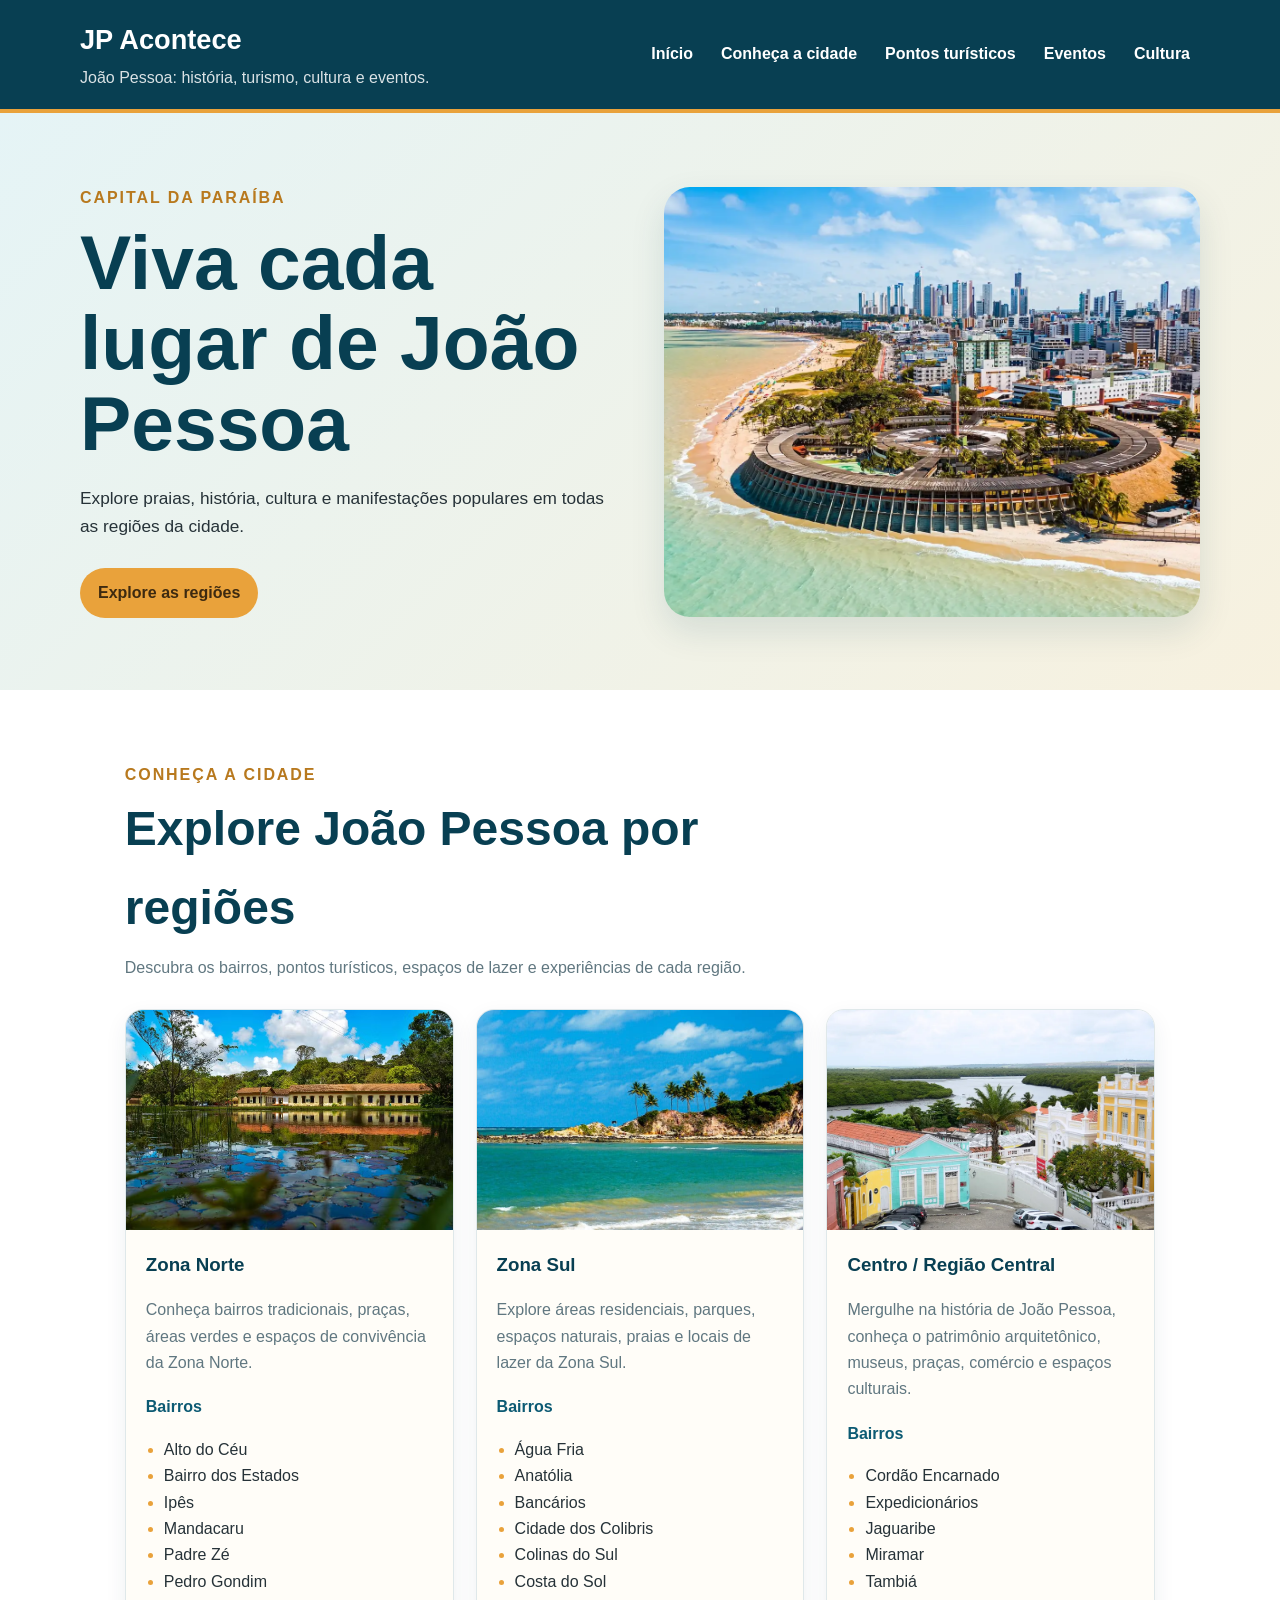
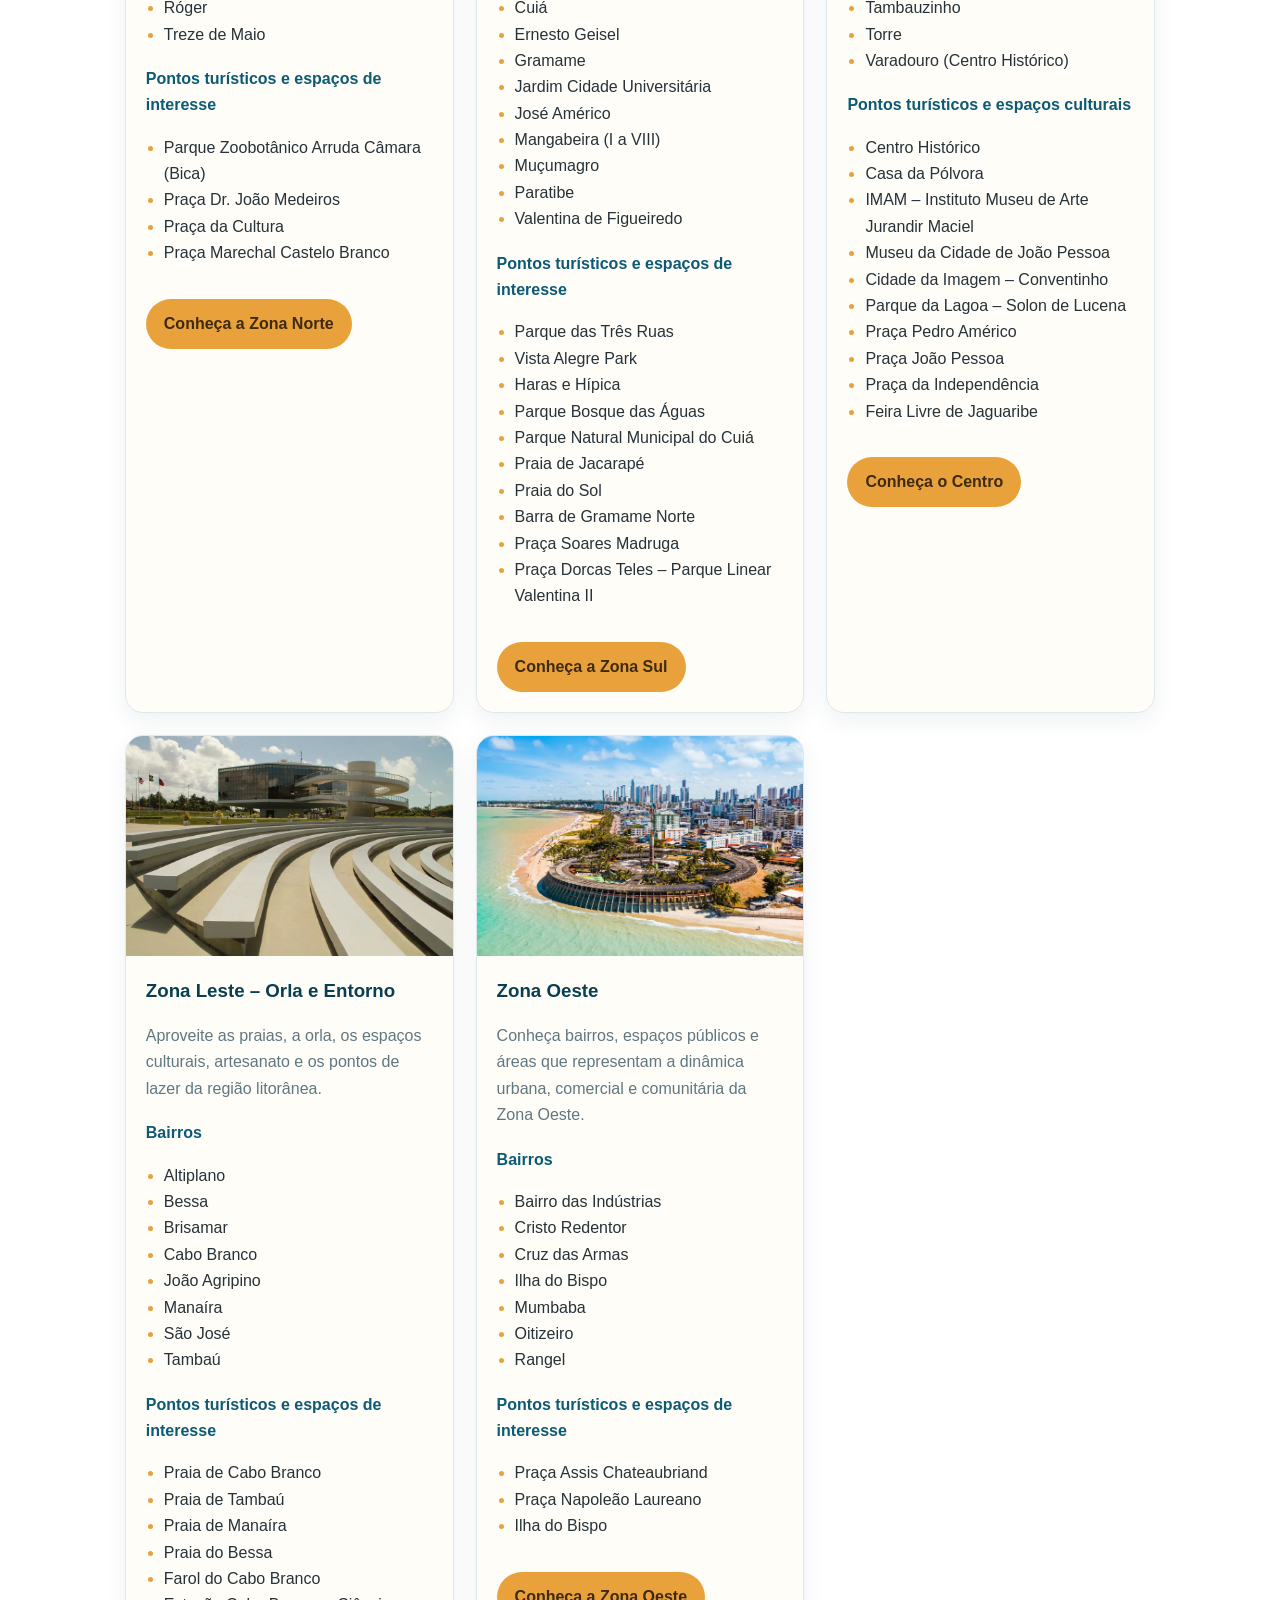
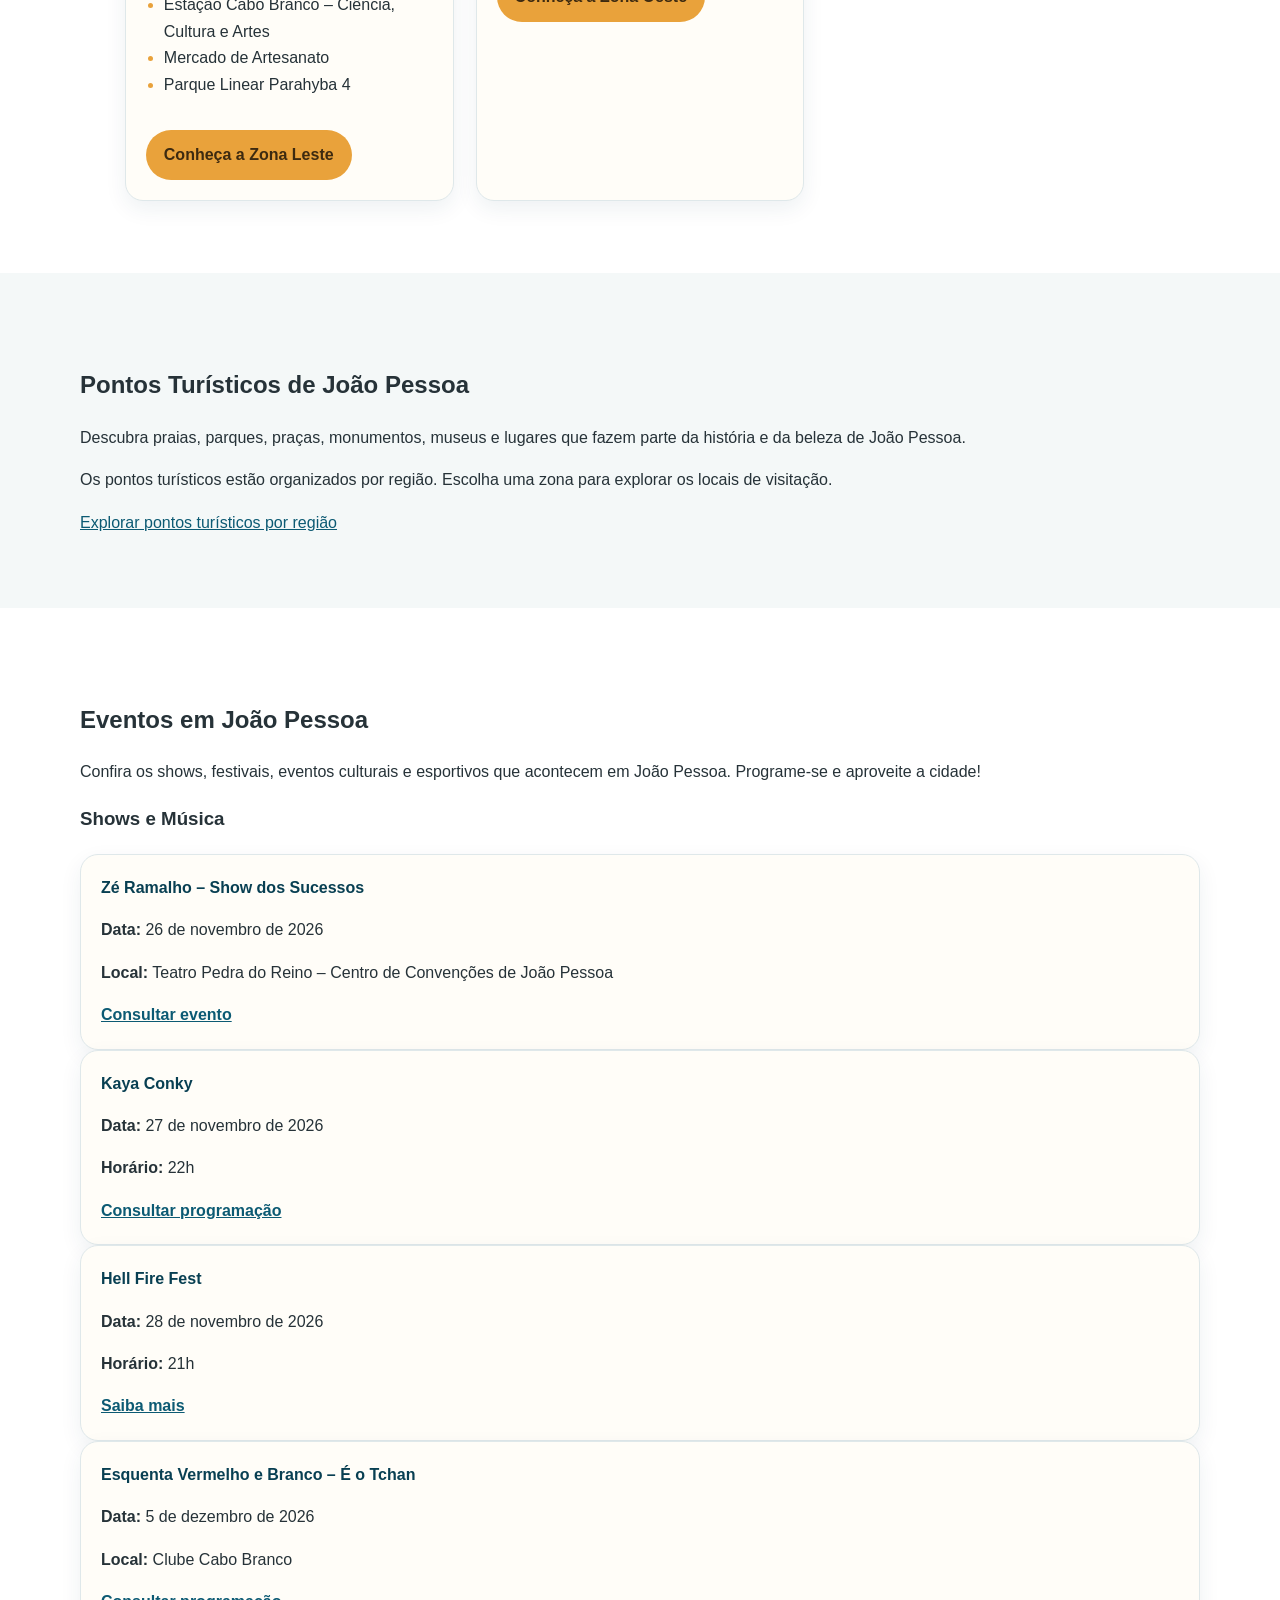
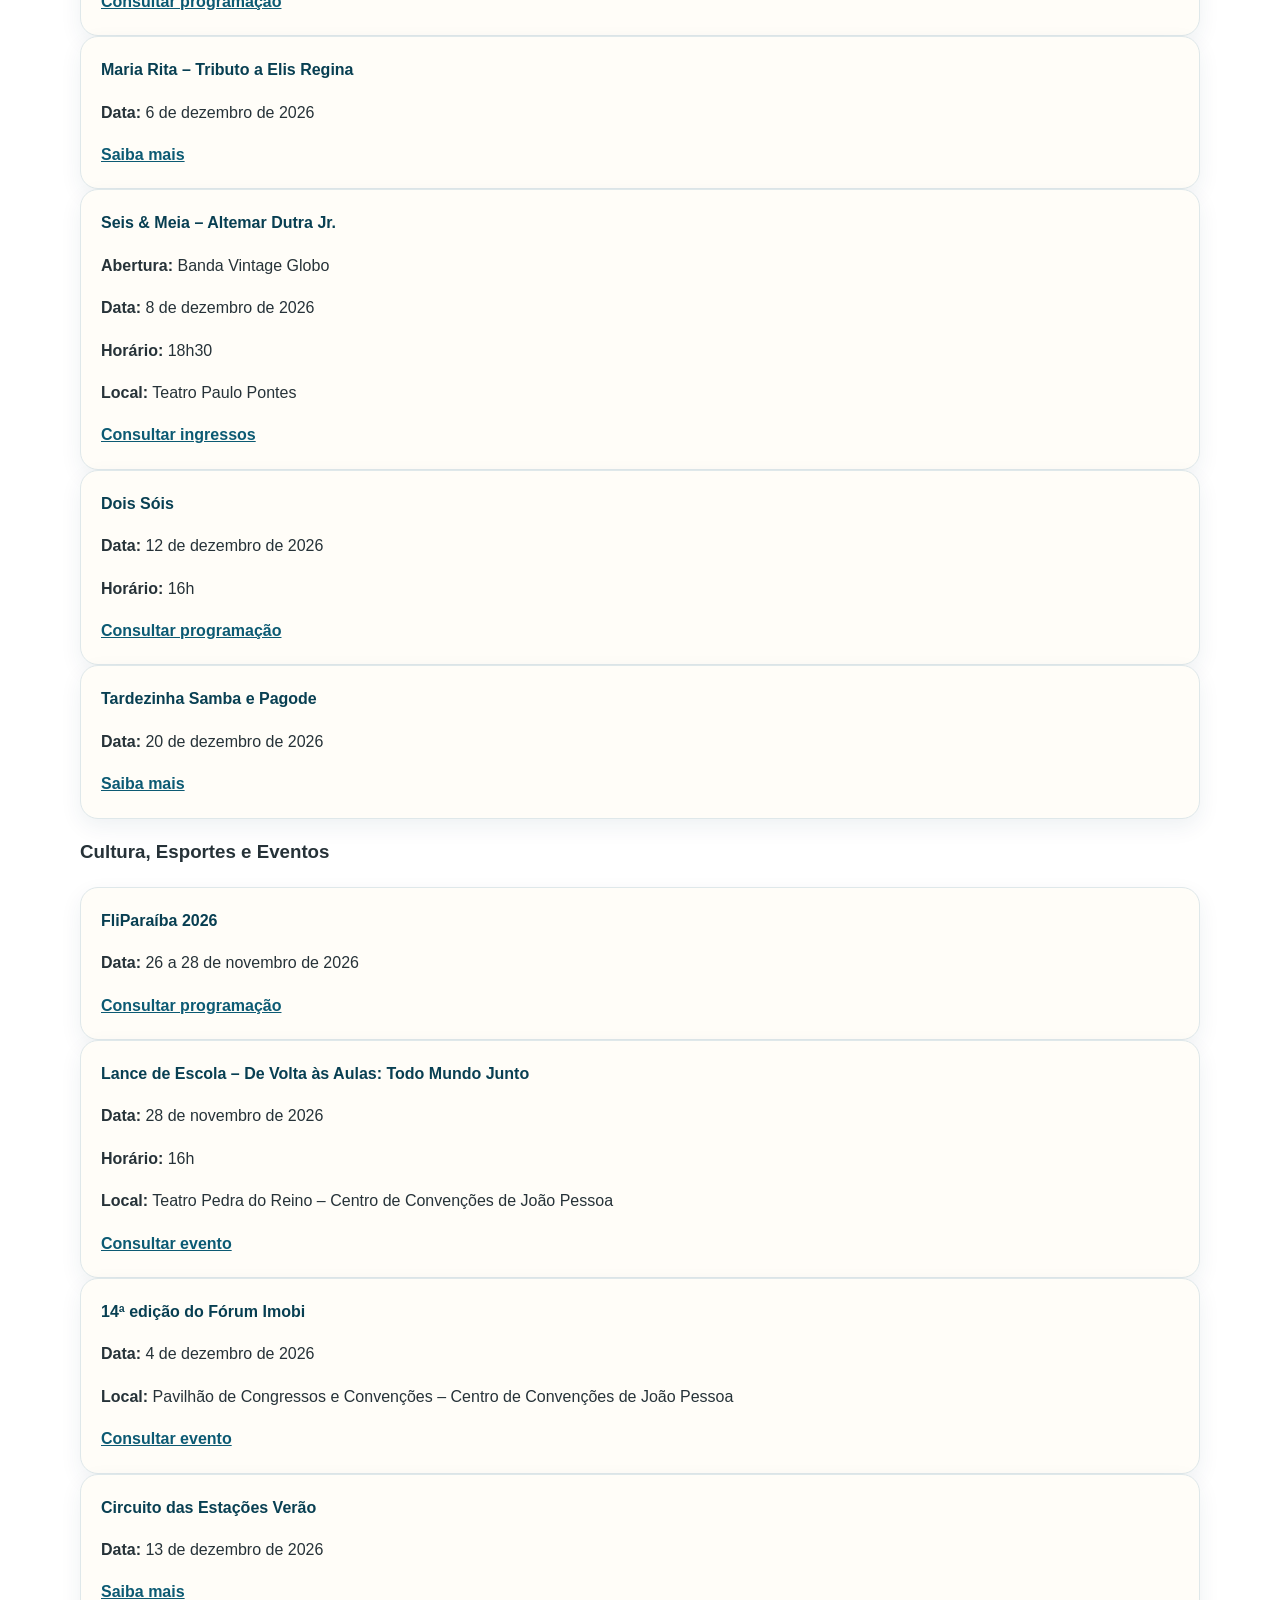
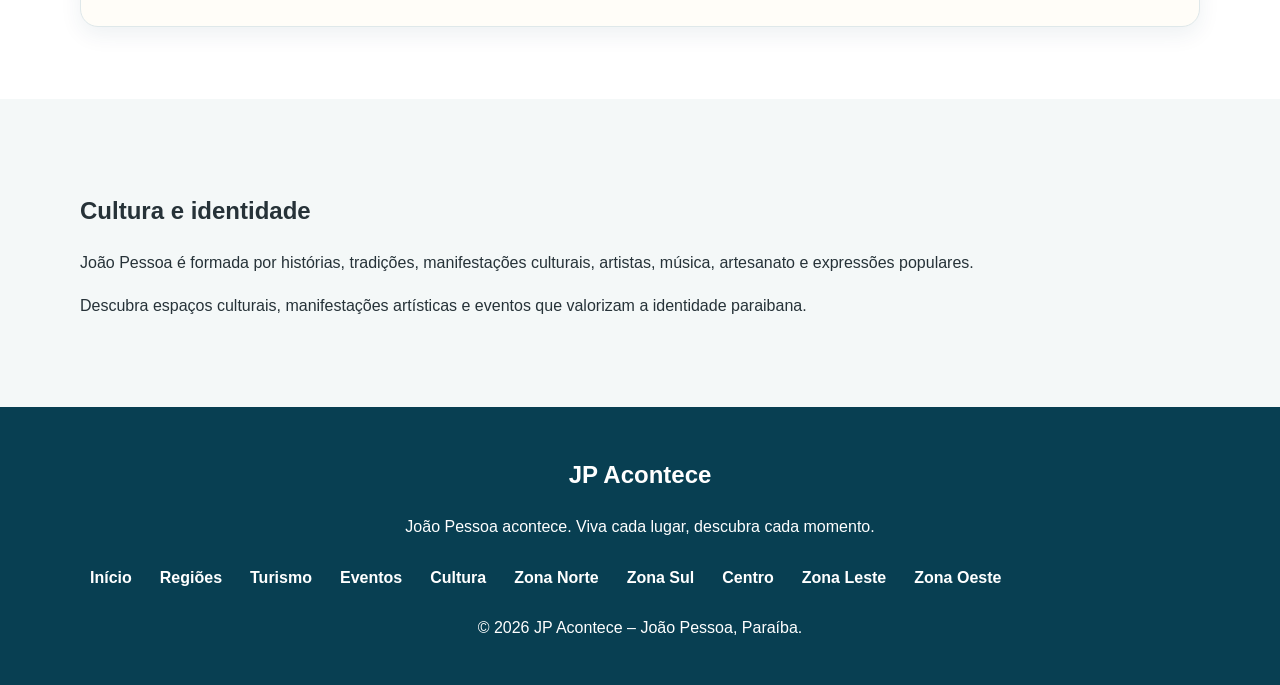
<file: ProjetoLeandro_-jp_acontece/Front_projeto/index.html>
<!DOCTYPE html>
<html lang="pt-br">

<head>
    <meta charset="UTF-8">
    <meta name="viewport" content="width=device-width, initial-scale=1.0">

    <title>JP Acontece | Turismo, Cultura e Eventos em João Pessoa</title>
    <link rel="stylesheet" href="css/style.css">
</head>

<body>

    <!-- CABEÇALHO -->
    <header class="site-header">
        <div class="container">
            <a class="brand" href="index.html">
                <h1>JP Acontece</h1>
                <p>João Pessoa: história, turismo, cultura e eventos.</p>
            </a>

            <nav aria-label="Menu principal">
                <a href="#inicio">Início</a>
                <a href="#zonas">Conheça a cidade</a>
                <a href="#turismo">Pontos turísticos</a>
                <a href="#eventos">Eventos</a>
                <a href="#cultura">Cultura</a>
            </nav>
        </div>
    </header>


    <!-- CONTEÚDO PRINCIPAL -->
    <main>

        <!-- INÍCIO -->
        <section id="inicio" class="hero">
            <div class="container hero-grid">
                <div>
                    <span class="eyebrow">Capital da Paraíba</span>
                    <h2>Viva cada lugar de João Pessoa</h2>
                    <p>
                        Explore praias, história, cultura e manifestações populares
                        em todas as regiões da cidade.
                    </p>
                    <a class="button" href="#zonas">Explore as regiões</a>
                </div>
                <img src="view/img/imagem_principal.png" alt="Paisagem de João Pessoa">
            </div>
        </section>


        <!-- ZONAS DE JOÃO PESSOA -->
        <section id="zonas">
            <div class="container">
                <div class="section-heading">
                    <span class="eyebrow">Conheça a cidade</span>
                    <h2>Explore João Pessoa por regiões</h2>
                    <p>Descubra os bairros, pontos turísticos, espaços de lazer e experiências de cada região.</p>
                </div>
                <div class="zone-grid">

                    <!-- ZONA NORTE -->
                    <article class="zone-card" id="zona-norte">

                        <img src="./view/img/norte.png"
                             alt="Paisagem da Zona Norte de João Pessoa">

                        <div class="card-content">
                            <h3>Zona Norte</h3>

                            <p>
                                Conheça bairros tradicionais, praças, áreas verdes
                                e espaços de convivência da Zona Norte.
                            </p>

                            <h4>Bairros</h4>

                            <ul>
                                <li>Alto do Céu</li>
                                <li>Bairro dos Estados</li>
                                <li>Ipês</li>
                                <li>Mandacaru</li>
                                <li>Padre Zé</li>
                                <li>Pedro Gondim</li>
                                <li>Róger</li>
                                <li>Treze de Maio</li>
                            </ul>

                            <h4>Pontos turísticos e espaços de interesse</h4>

                            <ul>
                                <li>Parque Zoobotânico Arruda Câmara (Bica)</li>
                                <li>Praça Dr. João Medeiros</li>
                                <li>Praça da Cultura</li>
                                <li>Praça Marechal Castelo Branco</li>
                            </ul>

                            <a href="norte.html" class="button">
                                Conheça a Zona Norte
                            </a>
                        </div>

                    </article>


                    <!-- ZONA SUL -->
                    <article class="zone-card" id="zona-sul">

                        <img src="./view/img/sul.png"
                             alt="Paisagem da Zona Sul de João Pessoa">

                        <div class="card-content">
                            <h3>Zona Sul</h3>

                            <p>
                                Explore áreas residenciais, parques, espaços naturais,
                                praias e locais de lazer da Zona Sul.
                            </p>

                            <h4>Bairros</h4>

                            <ul>
                                <li>Água Fria</li>
                                <li>Anatólia</li>
                                <li>Bancários</li>
                                <li>Cidade dos Colibris</li>
                                <li>Colinas do Sul</li>
                                <li>Costa do Sol</li>
                                <li>Cuiá</li>
                                <li>Ernesto Geisel</li>
                                <li>Gramame</li>
                                <li>Jardim Cidade Universitária</li>
                                <li>José Américo</li>
                                <li>Mangabeira (I a VIII)</li>
                                <li>Muçumagro</li>
                                <li>Paratibe</li>
                                <li>Valentina de Figueiredo</li>
                            </ul>

                            <h4>Pontos turísticos e espaços de interesse</h4>

                            <ul>
                                <li>Parque das Três Ruas</li>
                                <li>Vista Alegre Park</li>
                                <li>Haras e Hípica</li>
                                <li>Parque Bosque das Águas</li>
                                <li>Parque Natural Municipal do Cuiá</li>
                                <li>Praia de Jacarapé</li>
                                <li>Praia do Sol</li>
                                <li>Barra de Gramame Norte</li>
                                <li>Praça Soares Madruga</li>
                                <li>Praça Dorcas Teles – Parque Linear Valentina II</li>
                            </ul>

                            <a href="sul.html" class="button">
                                Conheça a Zona Sul
                            </a>
                        </div>

                    </article>


                    <!-- CENTRO -->
                    <article class="zone-card" id="centro">

                        <img src="./view/img/centro.png" alt="Centro histórico de João Pessoa">

                        <div class="card-content">
                            <h3>Centro / Região Central</h3>

                            <p>
                                Mergulhe na história de João Pessoa, conheça
                                o patrimônio arquitetônico, museus, praças,
                                comércio e espaços culturais.
                            </p>

                            <h4>Bairros</h4>

                            <ul>
                                <li>Cordão Encarnado</li>
                                <li>Expedicionários</li>
                                <li>Jaguaribe</li>
                                <li>Miramar</li>
                                <li>Tambiá</li>
                                <li>Tambauzinho</li>
                                <li>Torre</li>
                                <li>Varadouro (Centro Histórico)</li>
                            </ul>

                            <h4>Pontos turísticos e espaços culturais</h4>

                            <ul>
                                <li>Centro Histórico</li>
                                <li>Casa da Pólvora</li>
                                <li>IMAM – Instituto Museu de Arte Jurandir Maciel</li>
                                <li>Museu da Cidade de João Pessoa</li>
                                <li>Cidade da Imagem – Conventinho</li>
                                <li>Parque da Lagoa – Solon de Lucena</li>
                                <li>Praça Pedro Américo</li>
                                <li>Praça João Pessoa</li>
                                <li>Praça da Independência</li>
                                <li>Feira Livre de Jaguaribe</li>
                            </ul>

                            <a href="centro.html" class="button">
                                Conheça o Centro
                            </a>
                        </div>

                    </article>


                    <!-- ZONA LESTE -->
                    <article class="zone-card" id="zona-leste">

                        <img src="./view/img/leste.png"
                             alt="Orla e praias da Zona Leste de João Pessoa">

                        <div class="card-content">
                            <h3>Zona Leste – Orla e Entorno</h3>

                            <p>
                                Aproveite as praias, a orla, os espaços culturais,
                                artesanato e os pontos de lazer da região litorânea.
                            </p>

                            <h4>Bairros</h4>

                            <ul>
                                <li>Altiplano</li>
                                <li>Bessa</li>
                                <li>Brisamar</li>
                                <li>Cabo Branco</li>
                                <li>João Agripino</li>
                                <li>Manaíra</li>
                                <li>São José</li>
                                <li>Tambaú</li>
                            </ul>

                            <h4>Pontos turísticos e espaços de interesse</h4>

                            <ul>
                                <li>Praia de Cabo Branco</li>
                                <li>Praia de Tambaú</li>
                                <li>Praia de Manaíra</li>
                                <li>Praia do Bessa</li>
                                <li>Farol do Cabo Branco</li>
                                <li>Estação Cabo Branco – Ciência, Cultura e Artes</li>
                                <li>Mercado de Artesanato</li>
                                <li>Parque Linear Parahyba 4</li>
                            </ul>

                            <a href="leste.html" class="button">
                                Conheça a Zona Leste
                            </a>
                        </div>

                    </article>


                    <!-- ZONA OESTE -->
                    <article class="zone-card" id="zona-oeste">

                        <img src="./view/img/imagem_principal.png"
                             alt="Paisagem da Zona Oeste de João Pessoa">

                        <div class="card-content">
                            <h3>Zona Oeste</h3>

                            <p>
                                Conheça bairros, espaços públicos e áreas que
                                representam a dinâmica urbana, comercial e
                                comunitária da Zona Oeste.
                            </p>

                            <h4>Bairros</h4>

                            <ul>
                                <li>Bairro das Indústrias</li>
                                <li>Cristo Redentor</li>
                                <li>Cruz das Armas</li>
                                <li>Ilha do Bispo</li>
                                <li>Mumbaba</li>
                                <li>Oitizeiro</li>
                                <li>Rangel</li>
                            </ul>

                            <h4>Pontos turísticos e espaços de interesse</h4>

                            <ul>
                                <li>Praça Assis Chateaubriand</li>
                                <li>Praça Napoleão Laureano</li>
                                <li>Ilha do Bispo</li>
                            </ul>

                            <a href="oeste.html" class="button">
                                Conheça a Zona Oeste
                            </a>
                        </div>

                    </article>

                </div>
            </div>
        </section>


        <!-- PONTOS TURÍSTICOS -->
        <section id="turismo">

            <h2>Pontos Turísticos de João Pessoa</h2>

            <p>
                Descubra praias, parques, praças, monumentos,
                museus e lugares que fazem parte da história
                e da beleza de João Pessoa.
            </p>

            <p>
                Os pontos turísticos estão organizados por região.
                Escolha uma zona para explorar os locais de visitação.
            </p>

            <a href="#zonas">
                Explorar pontos turísticos por região
            </a>

        </section>


        <!-- EVENTOS -->
        <!-- SEÇÃO DE EVENTOS -->
<section id="eventos">

    <h2>Eventos em João Pessoa</h2>

    <p>
        Confira os shows, festivais, eventos culturais e esportivos
        que acontecem em João Pessoa. Programe-se e aproveite a cidade!
    </p>

    <!-- SHOWS E MÚSICA -->
    <h3>Shows e Música</h3>

    <article class="evento">
        <h4>Zé Ramalho – Show dos Sucessos</h4>
        <p><strong>Data:</strong> 26 de novembro de 2026</p>
        <p><strong>Local:</strong> Teatro Pedra do Reino – Centro de Convenções de João Pessoa</p>
        <a href="https://cecon.pb.gov.br/agenda/" target="_blank" rel="noopener">Consultar evento</a>
    </article>

    <article class="evento">
        <h4>Kaya Conky</h4>
        <p><strong>Data:</strong> 27 de novembro de 2026</p>
        <p><strong>Horário:</strong> 22h</p>
        <a href="https://www.sympla.com.br/eventos/joao-pessoa-pb" target="_blank" rel="noopener">Consultar programação</a>
    </article>

    <article class="evento">
        <h4>Hell Fire Fest</h4>
        <p><strong>Data:</strong> 28 de novembro de 2026</p>
        <p><strong>Horário:</strong> 21h</p>
        <a href="https://www.google.com/search?q=Hell+Fire+Fest+Joao+Pessoa" target="_blank" rel="noopener">Saiba mais</a>
    </article>

    <article class="evento">
        <h4>Esquenta Vermelho e Branco – É o Tchan</h4>
         <p><strong>Data:</strong> 5 de dezembro de 2026</p>
         <p><strong>Local:</strong> Clube Cabo Branco</p>
        <a href="https://www.jpagenda.com/" target="_blank" rel="noopener">Consultar programação</a>
    </article>

    <article class="evento">
        <h4>Maria Rita – Tributo a Elis Regina</h4>
         <p><strong>Data:</strong> 6 de dezembro de 2026</p>
        <a href="https://www.jpagenda.com/" target="_blank" rel="noopener">Saiba mais</a>
    </article>

    <article class="evento">
        <h4>Seis &amp; Meia – Altemar Dutra Jr.</h4>
         <p><strong>Abertura:</strong> Banda Vintage Globo</p>
         <p><strong>Data:</strong> 8 de dezembro de 2026</p>
         <p><strong>Horário:</strong> 18h30</p>
         <p><strong>Local:</strong> Teatro Paulo Pontes</p>
        <a href="https://www.ingresso.com/eventos/joao-pessoa?filter_by=state&city=joao-pessoa">Consultar ingressos</a>
    </article>

    <article class="evento">
        <h4>Dois Sóis</h4>
         <p><strong>Data:</strong> 12 de dezembro de 2026</p>
         <p><strong>Horário:</strong> 16h</p>
        <a href="https://www.sympla.com.br/eventos/joao-pessoa-pb" >Consultar programação</a>
    </article>

    <article class="evento">
        <h4>Tardezinha Samba e Pagode</h4>
         <p><strong>Data:</strong> 20 de dezembro de 2026</p>
         <a href="https://www.instagram.com/jpagenda/" target="_blank" rel="noopener noreferrer">Saiba mais</a>
    </article>

    <!-- CULTURA, ESPORTES E EVENTOS -->
    <h3>Cultura, Esportes e Eventos</h3>

    <article class="evento">
        <h4>FliParaíba 2026</h4>
         <p><strong>Data:</strong> 26 a 28 de novembro de 2026</p>
         <a href="https://www.instagram.com/jpagenda/" target="_blank" rel="noopener">Consultar programação</a>
    </article>

    <article class="evento">
        <h4>Lance de Escola – De Volta às Aulas: Todo Mundo Junto</h4>
        <p><strong>Data:</strong> 28 de novembro de 2026</p>
        <p><strong>Horário:</strong> 16h</p>
         <p><strong>Local:</strong> Teatro Pedra do Reino – Centro de Convenções de João Pessoa</p>
        <a href="https://cecon.pb.gov.br/agenda/" target="_blank" rel="noopener">Consultar evento</a>
    </article>

    <article class="evento">
        <h4>14ª edição do Fórum Imobi</h4>
        <p><strong>Data:</strong> 4 de dezembro de 2026</p>
         <p><strong>Local:</strong> Pavilhão de Congressos e Convenções – Centro de Convenções de João Pessoa</p>
         <a href="https://cecon.pb.gov.br/agenda/" target="_blank" rel="noopener noreferrer">Consultar evento</a>
    </article>

    <article class="evento">
        <h4>Circuito das Estações Verão</h4>
         <p><strong>Data:</strong> 13 de dezembro de 2026</p>
          <a href="https://www.instagram.com/jpagenda/" target="_blank" rel="noopener noreferrer">Saiba mais</a>
    </article>

</section>

        <!-- CULTURA -->
        <section id="cultura">

            <h2>Cultura e identidade</h2>

            <p>
                João Pessoa é formada por histórias, tradições,
                manifestações culturais, artistas, música,
                artesanato e expressões populares.
            </p>

             <p>
                Descubra espaços culturais, manifestações artísticas
                e eventos que valorizam a identidade paraibana.
            </p>

            <!-- Conteúdo cultural poderá ser ampliado futuramente -->

        </section>
       </main>


    <!-- RODAPÉ -->
    <footer>
        <div class="container">
            <h2>JP Acontece</h2>
            <p>João Pessoa acontece. Viva cada lugar, descubra cada momento.</p>

            <nav aria-label="Links do rodapé">
                <a href="#inicio">Início</a>
                <a href="#zonas">Regiões</a>
                <a href="#turismo">Turismo</a>
                <a href="#eventos">Eventos</a>
                <a href="#cultura">Cultura</a>
                <a href="norte.html">Zona Norte</a>
                <a href="sul.html">Zona Sul</a>
                <a href="centro.html">Centro</a>
                <a href="leste.html">Zona Leste</a>
                <a href="oeste.html">Zona Oeste</a>
            </nav>

            <p>&copy; 2026 JP Acontece – João Pessoa, Paraíba.</p>
        </div>
    </footer>

</body>

</html>
</file>
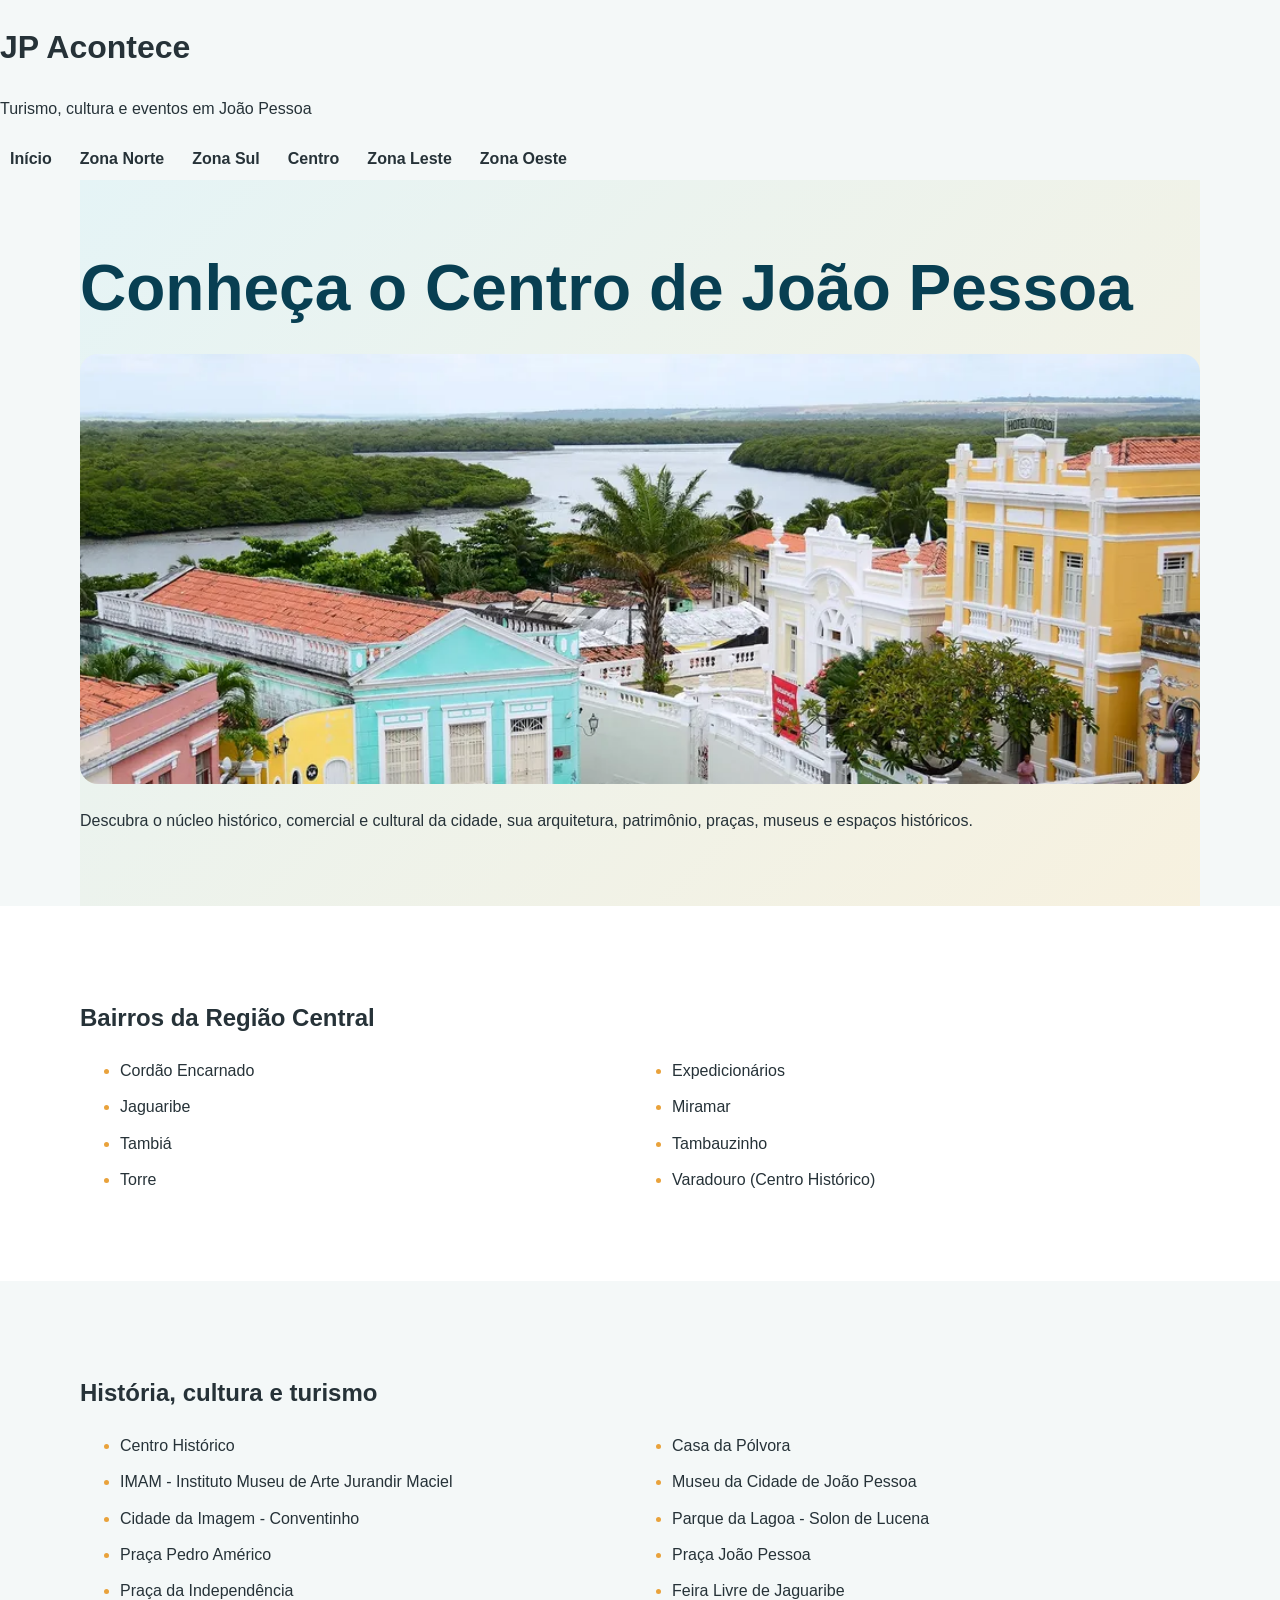
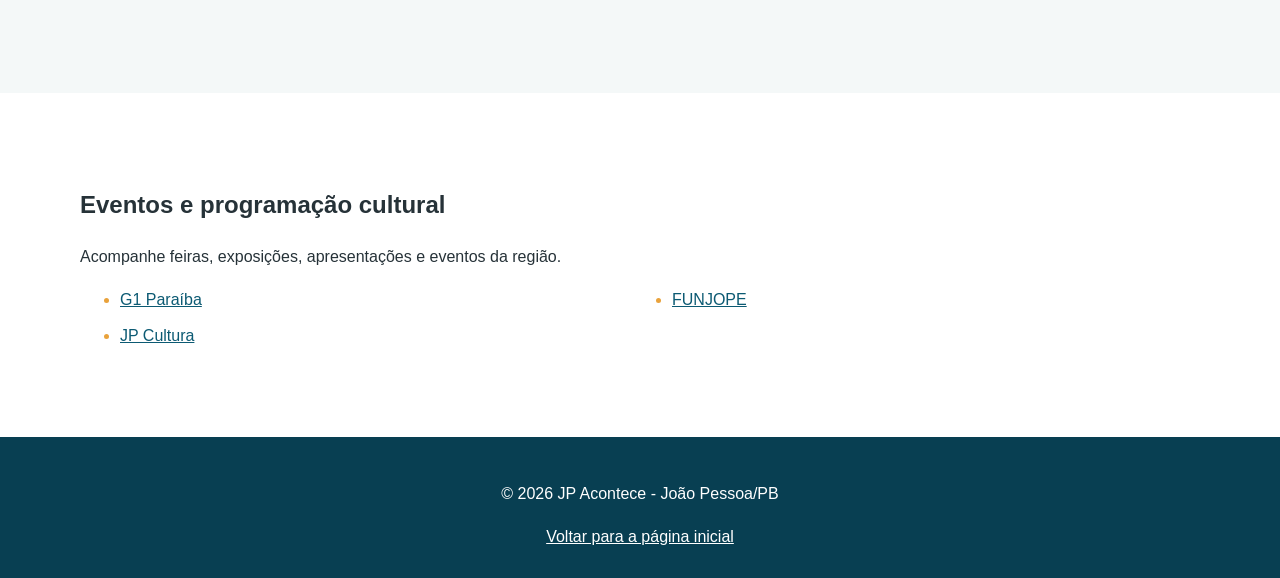
<file: ProjetoLeandro_-jp_acontece/Front_projeto/centro.html>
<!DOCTYPE html>
<html lang="pt-BR">
<head>
    <meta charset="UTF-8">
    <meta name="viewport" content="width=device-width, initial-scale=1.0">
    <title>Centro | JP Acontece</title>
    <meta name="description" content="Descubra o Centro de João Pessoa, sua história, patrimônio, praças, museus e cultura.">
    <link rel="stylesheet" href="css/style.css">
</head>
<body>

<header>
    <h1>JP Acontece</h1>
    <p>Turismo, cultura e eventos em João Pessoa</p>

    <nav>
        <a href="index.html">Início</a>
        <a href="norte.html">Zona Norte</a>
        <a href="sul.html">Zona Sul</a>
        <a href="centro.html">Centro</a>
        <a href="leste.html">Zona Leste</a>
        <a href="oeste.html">Zona Oeste</a>
    </nav>
</header>

<main>

    <section id="apresentacao">
        <h2>Conheça o Centro de João Pessoa</h2>

        <img src="./view/img/centro.png" alt="Centro de João Pessoa">

        <p>
            Descubra o núcleo histórico, comercial e cultural
            da cidade, sua arquitetura, patrimônio,
            praças, museus e espaços históricos.
        </p>
    </section>

    <section id="bairros">
        <h2>Bairros da Região Central</h2>
        <ul>
            <li>Cordão Encarnado</li>
            <li>Expedicionários</li>
            <li>Jaguaribe</li>
            <li>Miramar</li>
            <li>Tambiá</li>
            <li>Tambauzinho</li>
            <li>Torre</li>
            <li>Varadouro (Centro Histórico)</li>
        </ul>
    </section>

    <section id="turismo">
        <h2>História, cultura e turismo</h2>
        <ul>
            <li>Centro Histórico</li>
            <li>Casa da Pólvora</li>
            <li>IMAM - Instituto Museu de Arte Jurandir Maciel</li>
            <li>Museu da Cidade de João Pessoa</li>
            <li>Cidade da Imagem - Conventinho</li>
            <li>Parque da Lagoa - Solon de Lucena</li>
            <li>Praça Pedro Américo</li>
            <li>Praça João Pessoa</li>
            <li>Praça da Independência</li>
            <li>Feira Livre de Jaguaribe</li>
        </ul>
    </section>

    <section id="eventos">
        <h2>Eventos e programação cultural</h2>
        <p>Acompanhe feiras, exposições, apresentações e eventos da região.</p>

        <ul>
            <li><a href="https://g1.globo.com/pb/paraiba/" target="_blank" rel="noopener noreferrer">G1 Paraíba</a></li>
            <li><a href="https://www.joaopessoa.pb.gov.br/secretaria/funjope/" target="_blank" rel="noopener noreferrer">FUNJOPE</a></li>
            <li><a href="https://jpcultura.joaopessoa.pb.gov.br/" target="_blank" rel="noopener noreferrer">JP Cultura</a></li>
        </ul>
    </section>

</main>

<footer>
    <p>&copy; 2026 JP Acontece - João Pessoa/PB</p>
    <a href="index.html">Voltar para a página inicial</a>
</footer>

</body>
</html>
</file>
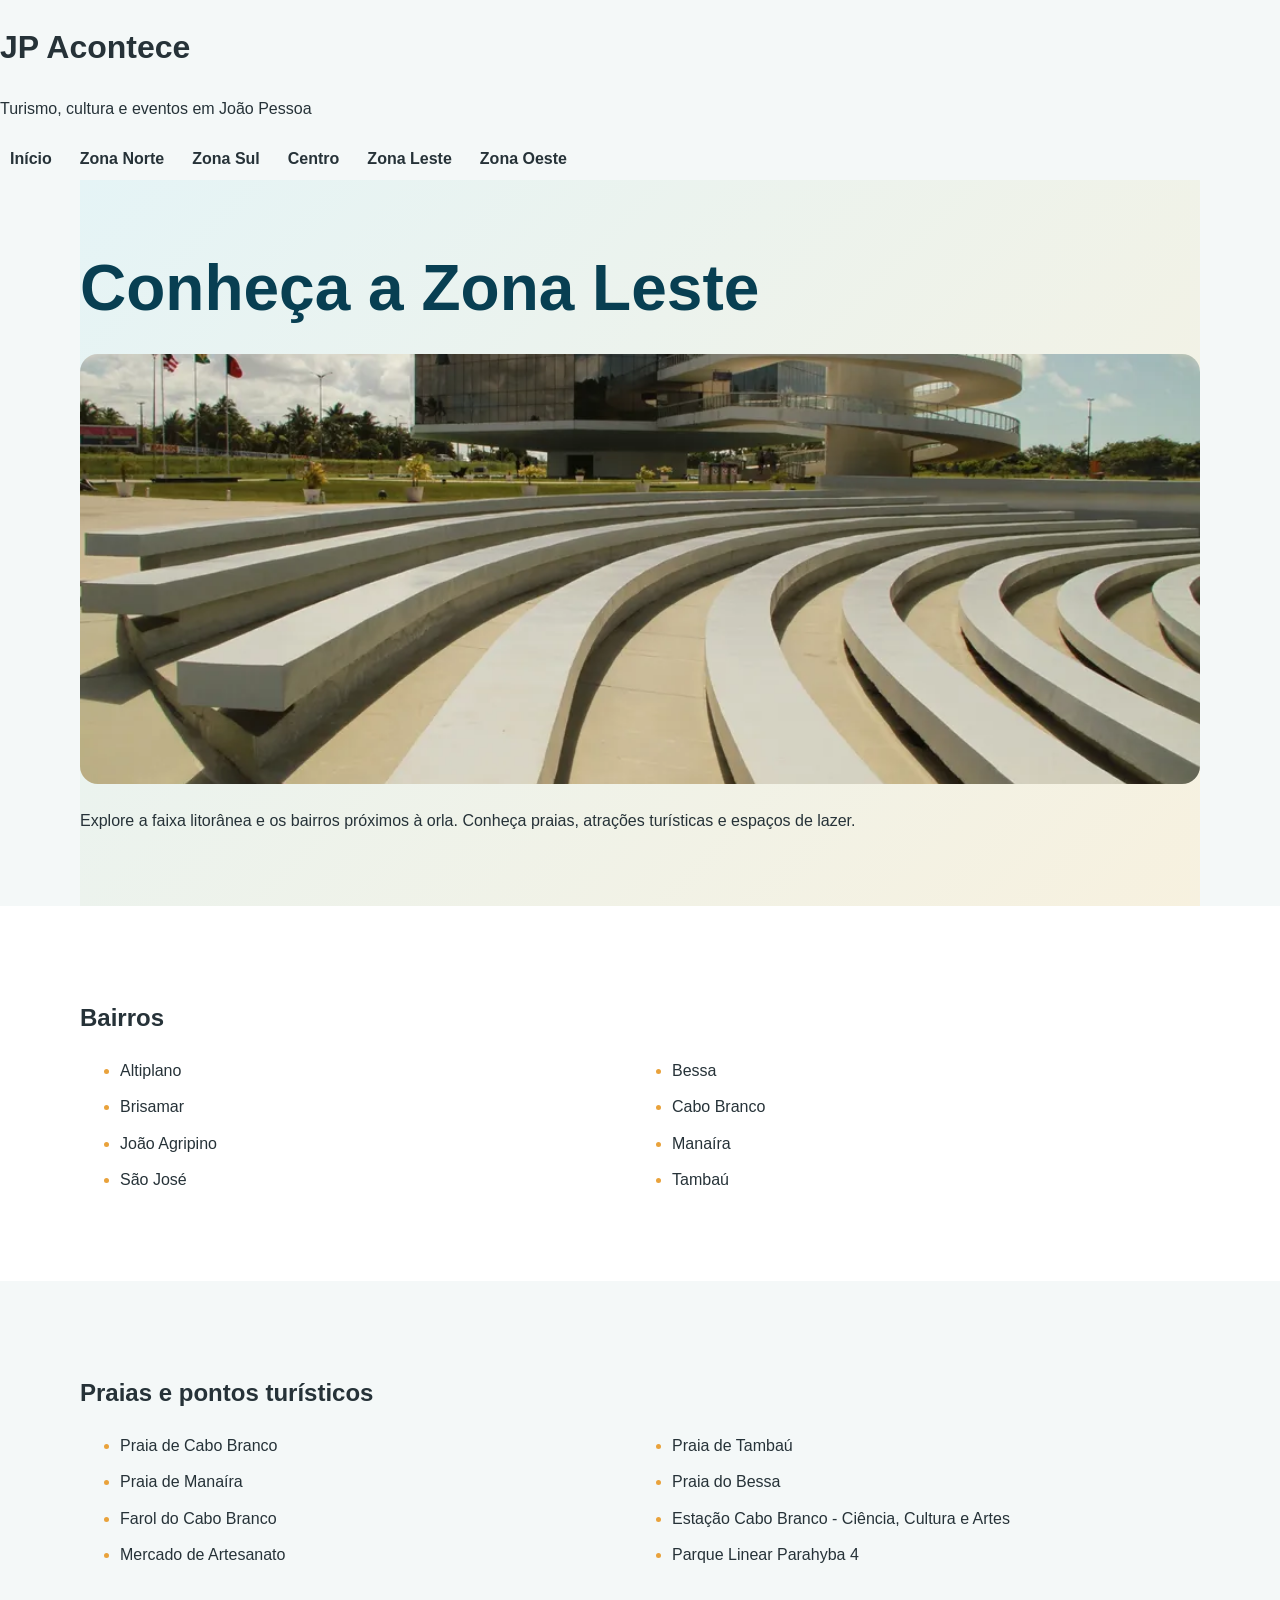
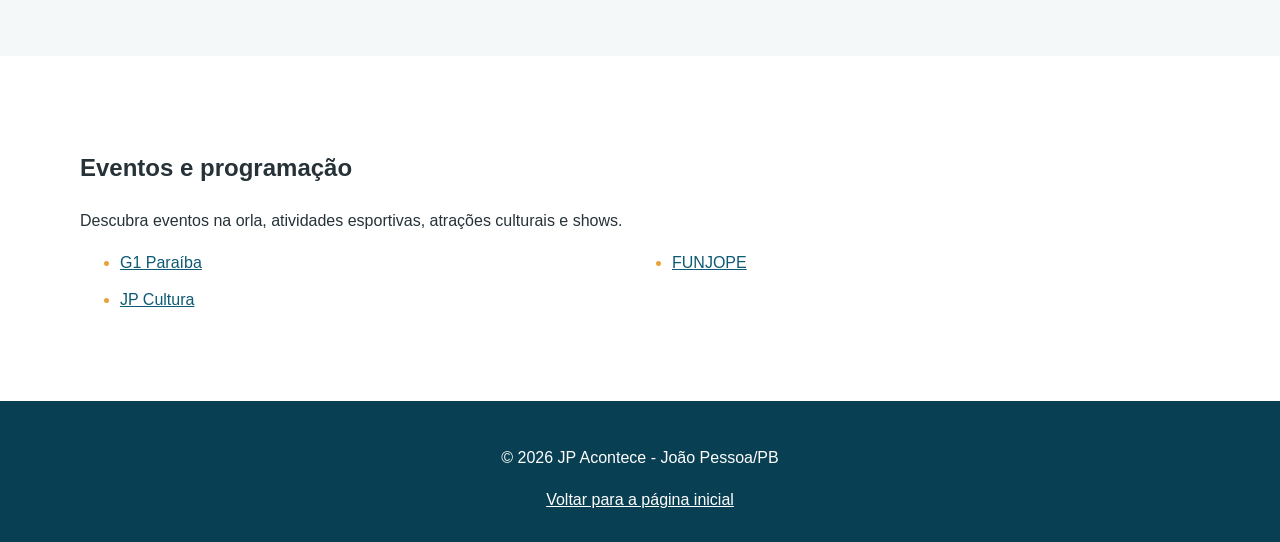
<file: ProjetoLeandro_-jp_acontece/Front_projeto/leste.html>
<!DOCTYPE html>
<html lang="pt-BR">
<head>
    <meta charset="UTF-8">
    <meta name="viewport" content="width=device-width, initial-scale=1.0">
    <title>Zona Leste | JP Acontece</title>
    <meta name="description" content="Explore a Zona Leste de João Pessoa, suas praias, orla, turismo, cultura e eventos.">
    <link rel="stylesheet" href="css/style.css">
</head>
<body>

<header>
    <h1>JP Acontece</h1>
    <p>Turismo, cultura e eventos em João Pessoa</p>

    <nav>
        <a href="index.html">Início</a>
        <a href="norte.html">Zona Norte</a>
        <a href="sul.html">Zona Sul</a>
        <a href="centro.html">Centro</a>
        <a href="leste.html">Zona Leste</a>
        <a href="oeste.html">Zona Oeste</a>
    </nav>
</header>

<main>

    <section id="apresentacao">
        <h2>Conheça a Zona Leste</h2>

        <img src="./view/img/leste.png" alt="Zona Leste de João Pessoa">

        <p>
            Explore a faixa litorânea e os bairros próximos à orla.
            Conheça praias, atrações turísticas e espaços de lazer.
        </p>
    </section>

    <section id="bairros">
        <h2>Bairros</h2>
        <ul>
            <li>Altiplano</li>
            <li>Bessa</li>
            <li>Brisamar</li>
            <li>Cabo Branco</li>
            <li>João Agripino</li>
            <li>Manaíra</li>
            <li>São José</li>
            <li>Tambaú</li>
        </ul>
    </section>

    <section id="turismo">
        <h2>Praias e pontos turísticos</h2>
        <ul>
            <li>Praia de Cabo Branco</li>
            <li>Praia de Tambaú</li>
            <li>Praia de Manaíra</li>
            <li>Praia do Bessa</li>
            <li>Farol do Cabo Branco</li>
            <li>Estação Cabo Branco - Ciência, Cultura e Artes</li>
            <li>Mercado de Artesanato</li>
            <li>Parque Linear Parahyba 4</li>
        </ul>
    </section>

    <section id="eventos">
        <h2>Eventos e programação</h2>
        <p>Descubra eventos na orla, atividades esportivas, atrações culturais e shows.</p>

        <ul>
            <li><a href="https://g1.globo.com/pb/paraiba/" target="_blank" rel="noopener noreferrer">G1 Paraíba</a></li>
            <li><a href="https://www.joaopessoa.pb.gov.br/secretaria/funjope/" target="_blank" rel="noopener noreferrer">FUNJOPE</a></li>
            <li><a href="https://jpcultura.joaopessoa.pb.gov.br/" target="_blank" rel="noopener noreferrer">JP Cultura</a></li>
        </ul>
    </section>

</main>

<footer>
    <p>&copy; 2026 JP Acontece - João Pessoa/PB</p>
    <a href="index.html">Voltar para a página inicial</a>
</footer>

</body>
</html>
</file>
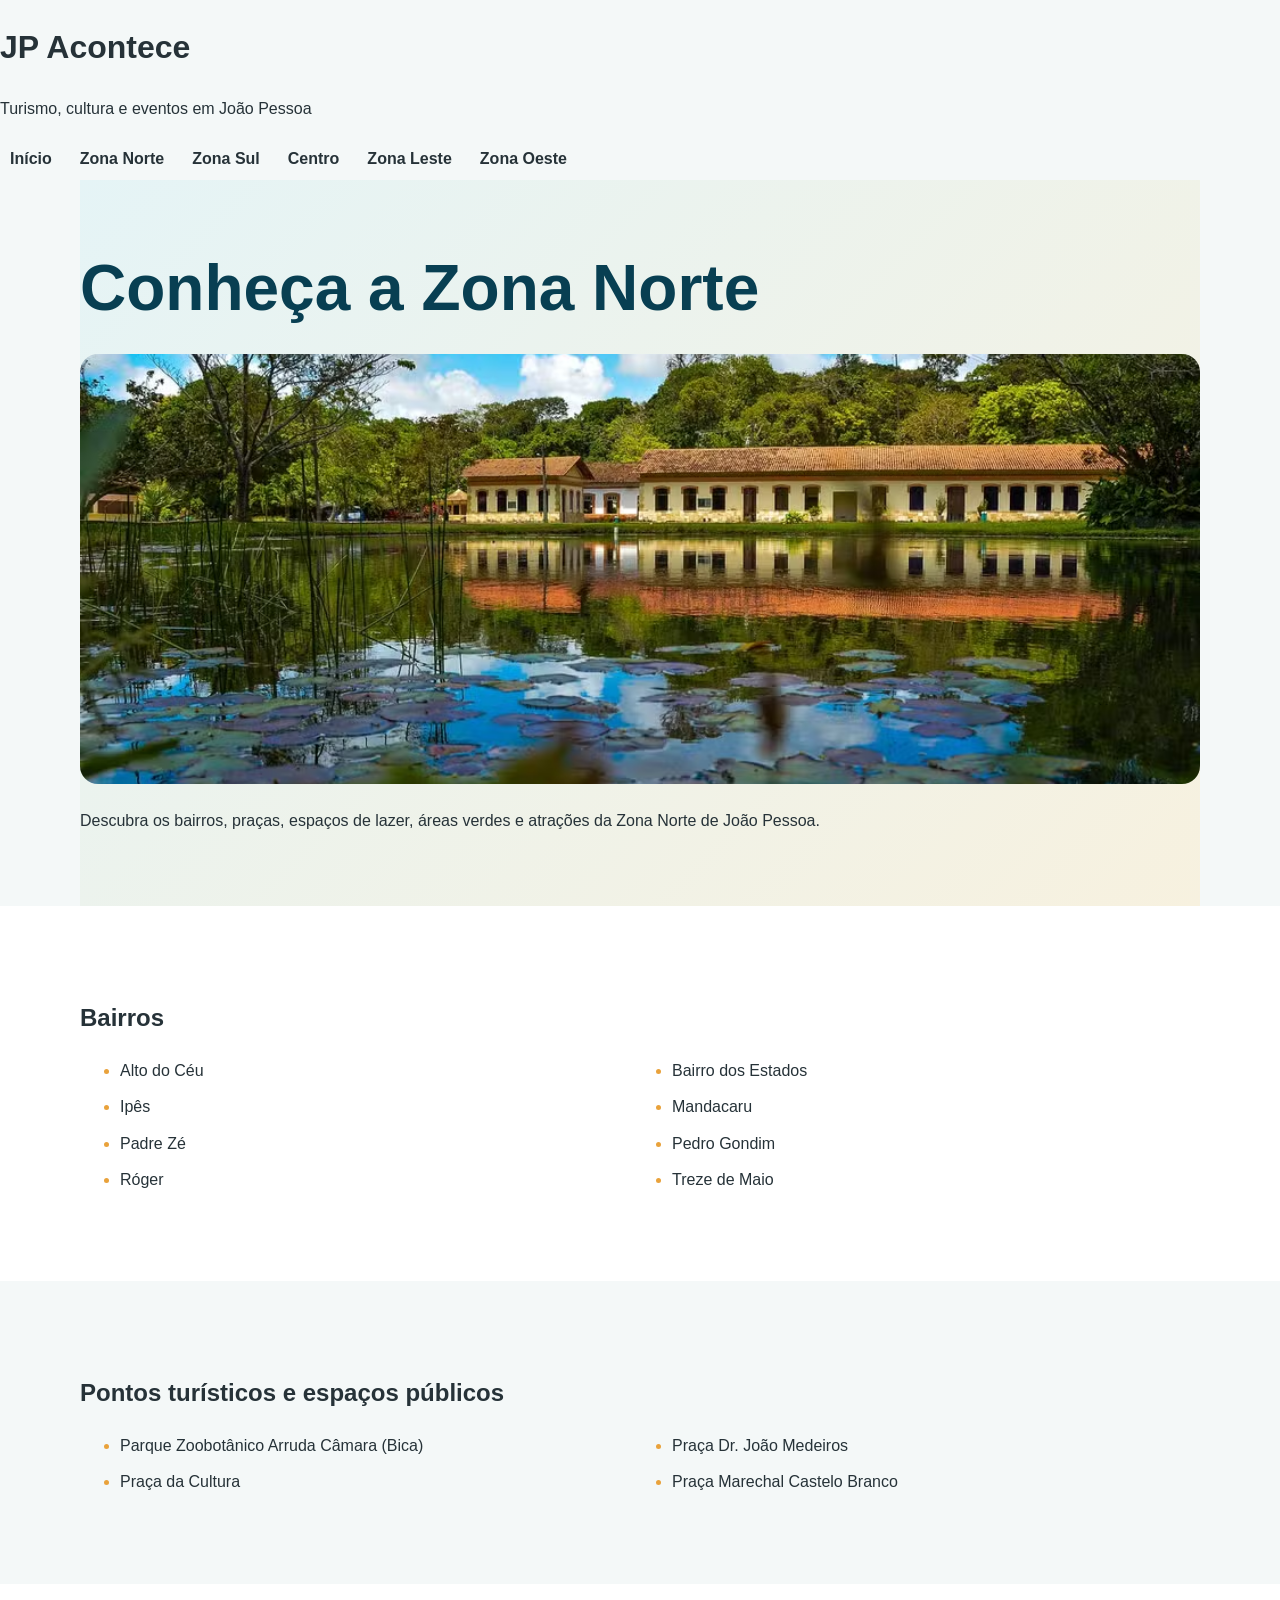
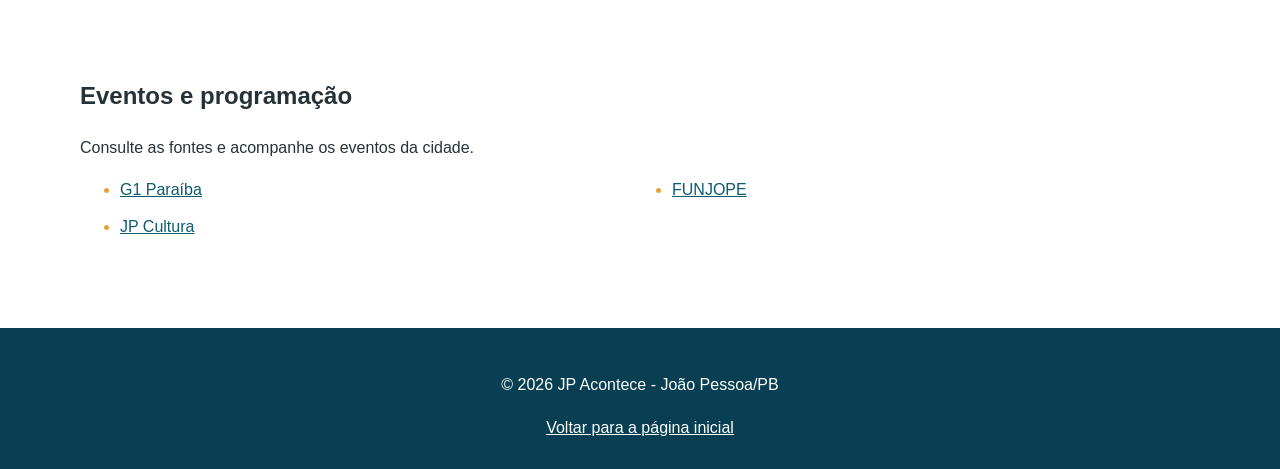
<file: ProjetoLeandro_-jp_acontece/Front_projeto/norte.html>
<!DOCTYPE html>
<html lang="pt-BR">
<head>
    <meta charset="UTF-8">
    <meta name="viewport" content="width=device-width, initial-scale=1.0">
    <title>Zona Norte | JP Acontece</title>
    <meta name="description" content="Conheça a Zona Norte de João Pessoa, seus bairros, pontos turísticos, cultura e eventos.">
    <link rel="stylesheet" href="css/style.css">
</head>
<body>

<header>
    <h1>JP Acontece</h1>
    <p>Turismo, cultura e eventos em João Pessoa</p>

    <nav>
        <a href="index.html">Início</a>
        <a href="norte.html">Zona Norte</a>
        <a href="sul.html">Zona Sul</a>
        <a href="centro.html">Centro</a>
        <a href="leste.html">Zona Leste</a>
        <a href="oeste.html">Zona Oeste</a>
    </nav>
</header>

<main>

    <section id="apresentacao">
        <h2>Conheça a Zona Norte</h2>

        <img src="./view/img/norte.png" alt="Zona Norte de João Pessoa">

        <p>
            Descubra os bairros, praças, espaços de lazer,
            áreas verdes e atrações da Zona Norte de João Pessoa.
        </p>
    </section>

    <section id="bairros">
        <h2>Bairros</h2>
        <ul>
            <li>Alto do Céu</li>
            <li>Bairro dos Estados</li>
            <li>Ipês</li>
            <li>Mandacaru</li>
            <li>Padre Zé</li>
            <li>Pedro Gondim</li>
            <li>Róger</li>
            <li>Treze de Maio</li>
        </ul>
    </section>

    <section id="turismo">
        <h2>Pontos turísticos e espaços públicos</h2>
        <ul>
            <li>Parque Zoobotânico Arruda Câmara (Bica)</li>
            <li>Praça Dr. João Medeiros</li>
            <li>Praça da Cultura</li>
            <li>Praça Marechal Castelo Branco</li>
        </ul>
    </section>

    <section id="eventos">
        <h2>Eventos e programação</h2>
        <p>Consulte as fontes e acompanhe os eventos da cidade.</p>

        <ul>
            <li><a href="https://g1.globo.com/pb/paraiba/" target="_blank" rel="noopener noreferrer">G1 Paraíba</a></li>
            <li><a href="https://www.joaopessoa.pb.gov.br/secretaria/funjope/" target="_blank" rel="noopener noreferrer">FUNJOPE</a></li>
            <li><a href="https://jpcultura.joaopessoa.pb.gov.br/" target="_blank" rel="noopener noreferrer">JP Cultura</a></li>
        </ul>
    </section>

</main>

<footer>
    <p>&copy; 2026 JP Acontece - João Pessoa/PB</p>
    <a href="index.html">Voltar para a página inicial</a>
</footer>

</body>
</html>
</file>
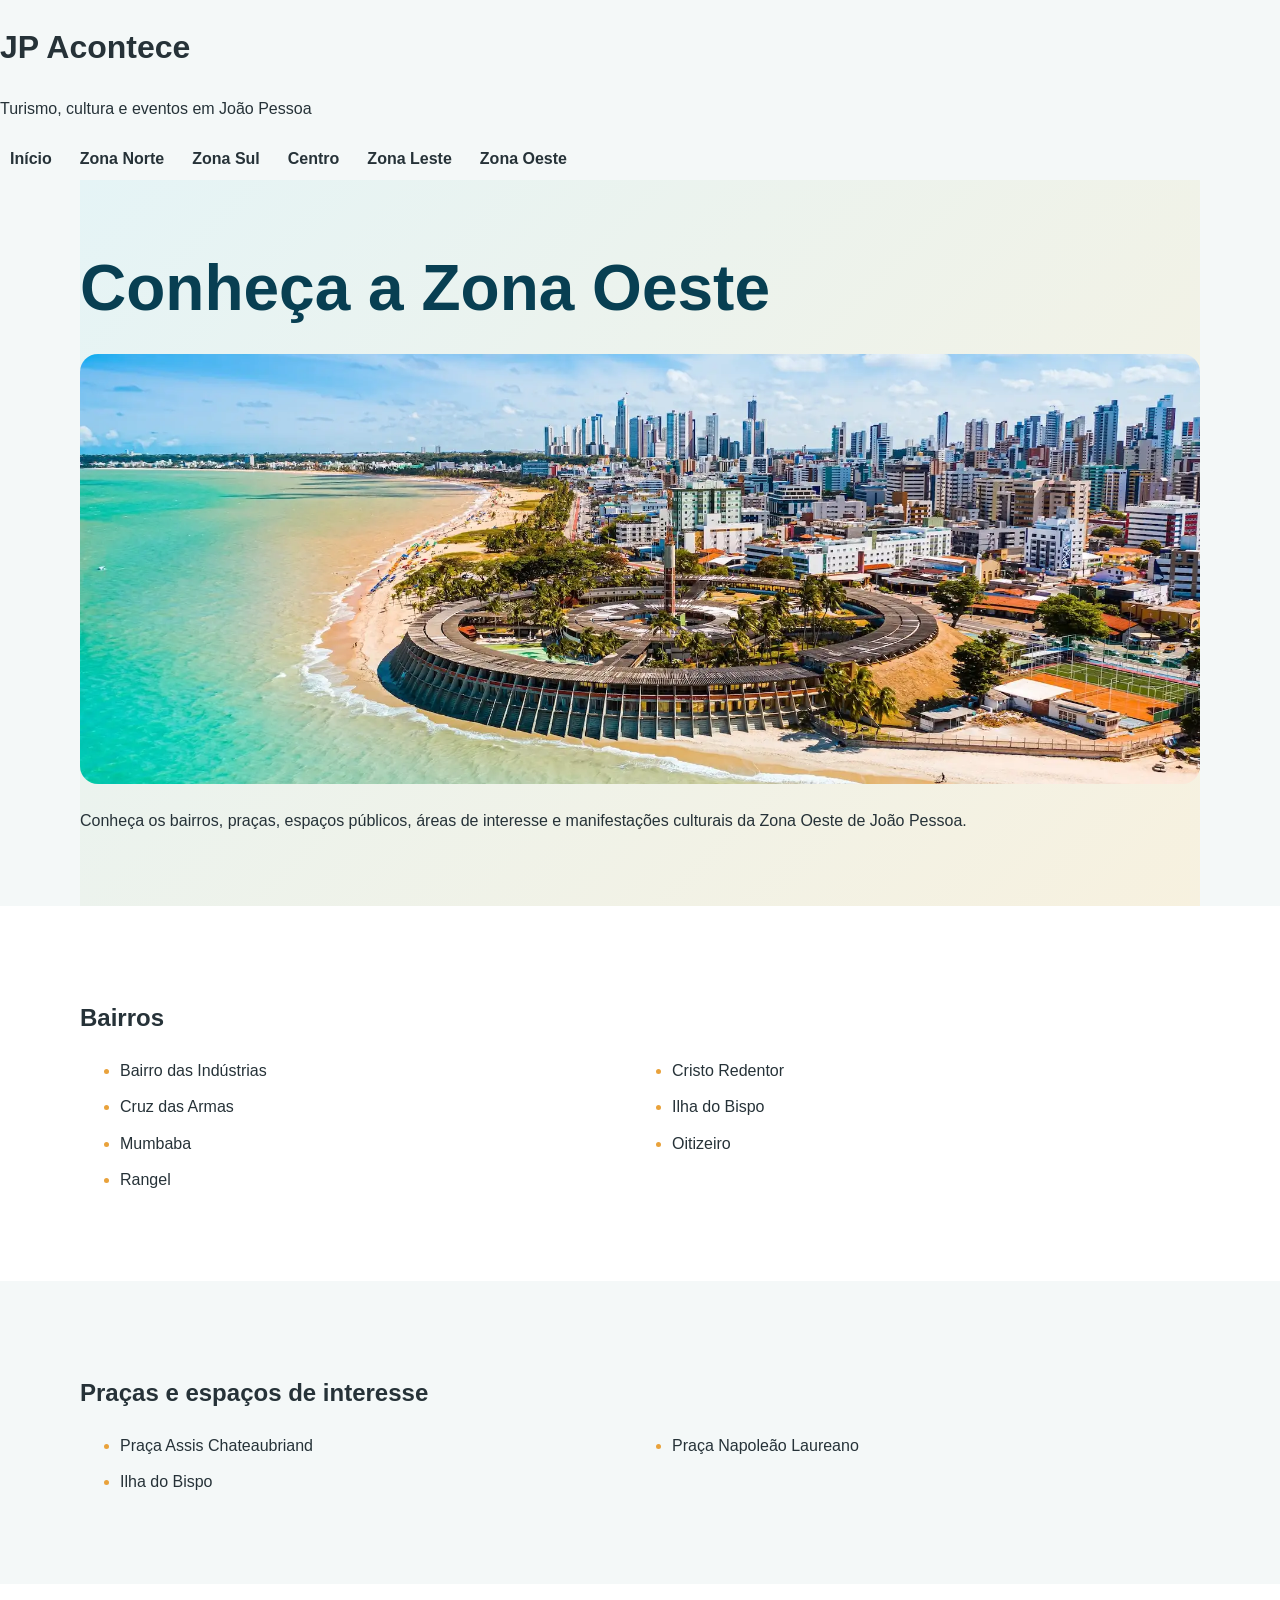
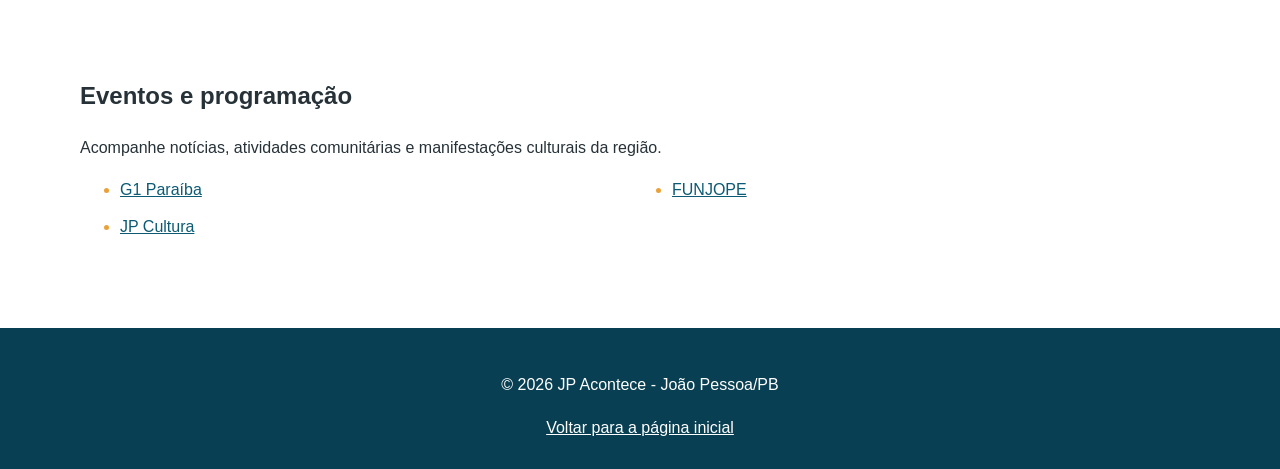
<file: ProjetoLeandro_-jp_acontece/Front_projeto/oeste.html>
<!DOCTYPE html>
<html lang="pt-BR">
<head>
    <meta charset="UTF-8">
    <meta name="viewport" content="width=device-width, initial-scale=1.0">
    <title>Zona Oeste | JP Acontece</title>
    <meta name="description" content="Conheça a Zona Oeste de João Pessoa, seus bairros, praças, espaços públicos, cultura e eventos.">
    <link rel="stylesheet" href="css/style.css">
</head>
<body>

<header>
    <h1>JP Acontece</h1>
    <p>Turismo, cultura e eventos em João Pessoa</p>

    <nav>
        <a href="index.html">Início</a>
        <a href="norte.html">Zona Norte</a>
        <a href="sul.html">Zona Sul</a>
        <a href="centro.html">Centro</a>
        <a href="leste.html">Zona Leste</a>
        <a href="oeste.html">Zona Oeste</a>
    </nav>
</header>

<main>

    <section id="apresentacao">
        <h2>Conheça a Zona Oeste</h2>

        <img src="./view/img/imagem_principal.png" alt="Zona Oeste de João Pessoa">

        <p>
            Conheça os bairros, praças, espaços públicos,
            áreas de interesse e manifestações culturais
            da Zona Oeste de João Pessoa.
        </p>
    </section>

    <section id="bairros">
        <h2>Bairros</h2>
        <ul>
            <li>Bairro das Indústrias</li>
            <li>Cristo Redentor</li>
            <li>Cruz das Armas</li>
            <li>Ilha do Bispo</li>
            <li>Mumbaba</li>
            <li>Oitizeiro</li>
            <li>Rangel</li>
        </ul>
    </section>

    <section id="turismo">
        <h2>Praças e espaços de interesse</h2>
        <ul>
            <li>Praça Assis Chateaubriand</li>
            <li>Praça Napoleão Laureano</li>
            <li>Ilha do Bispo</li>
        </ul>
    </section>

    <section id="eventos">
        <h2>Eventos e programação</h2>
        <p>Acompanhe notícias, atividades comunitárias e manifestações culturais da região.</p>

        <ul>
            <li><a href="https://g1.globo.com/pb/paraiba/" target="_blank" rel="noopener noreferrer">G1 Paraíba</a></li>
            <li><a href="https://www.joaopessoa.pb.gov.br/secretaria/funjope/" target="_blank" rel="noopener noreferrer">FUNJOPE</a></li>
            <li><a href="https://jpcultura.joaopessoa.pb.gov.br/" target="_blank" rel="noopener noreferrer">JP Cultura</a></li>
        </ul>
    </section>

</main>

<footer>
    <p>&copy; 2026 JP Acontece - João Pessoa/PB</p>
    <a href="index.html">Voltar para a página inicial</a>
    
</footer>

</body>
</html>
</file>
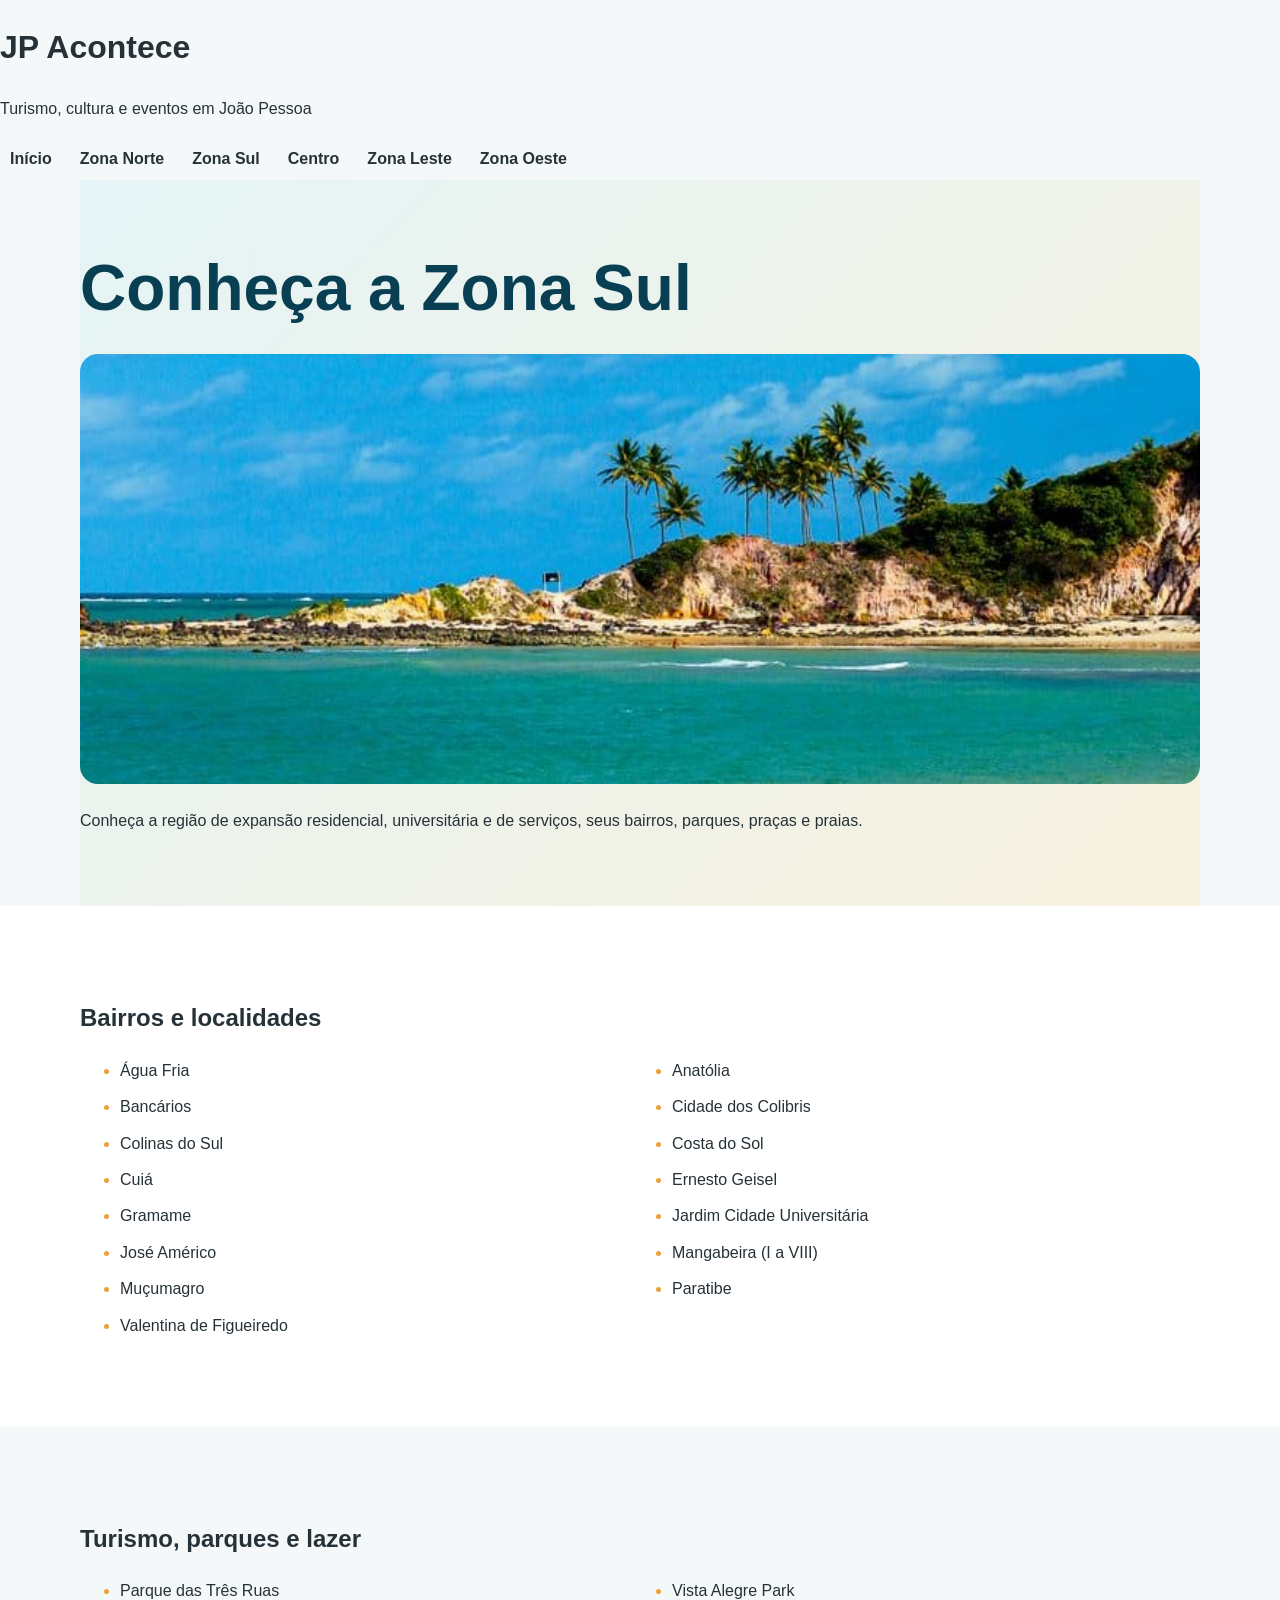
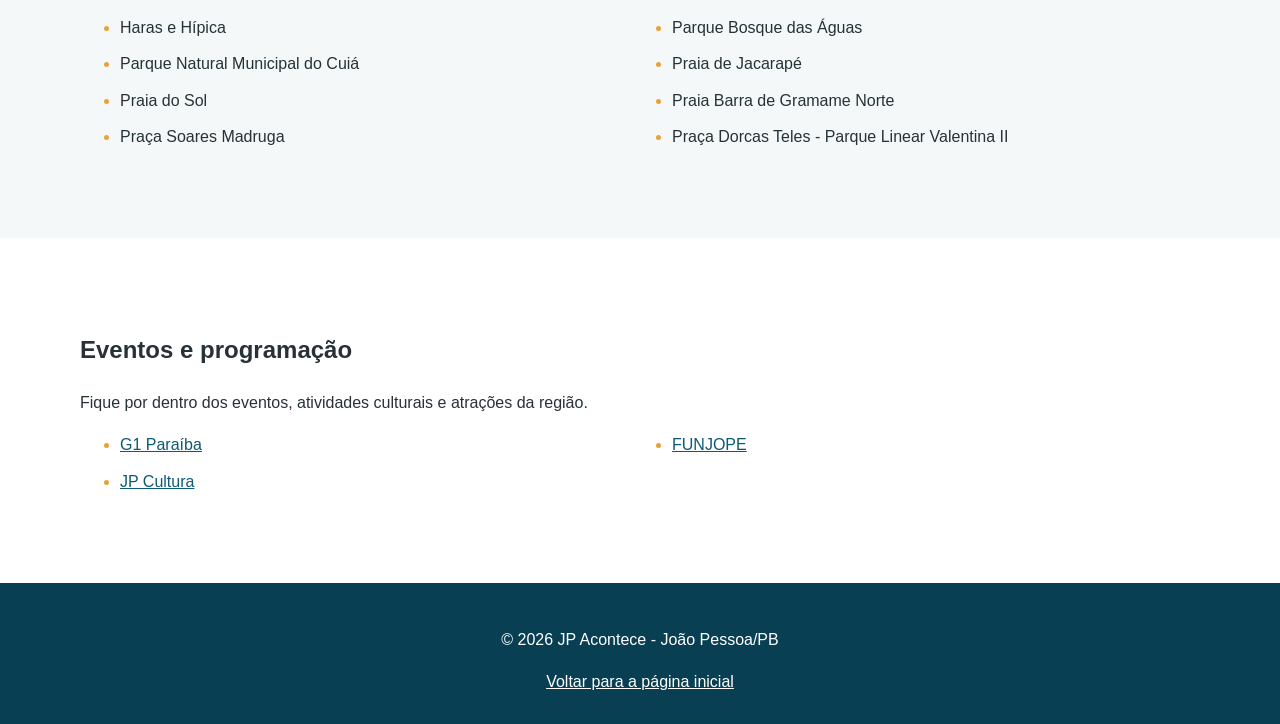
<file: ProjetoLeandro_-jp_acontece/Front_projeto/sul.html>
<!DOCTYPE html>
<html lang="pt-BR">
<head>
    <meta charset="UTF-8">
    <meta name="viewport" content="width=device-width, initial-scale=1.0">
    <title>Zona Sul | JP Acontece</title>
    <meta name="description" content="Explore a Zona Sul de João Pessoa, seus bairros, parques, praias, turismo e eventos.">
    <link rel="stylesheet" href="css/style.css">
</head>
<body>

<header>
    <h1>JP Acontece</h1>
    <p>Turismo, cultura e eventos em João Pessoa</p>

    <nav>
        <a href="index.html">Início</a>
        <a href="norte.html">Zona Norte</a>
        <a href="sul.html">Zona Sul</a>
        <a href="centro.html">Centro</a>
        <a href="leste.html">Zona Leste</a>
        <a href="oeste.html">Zona Oeste</a>
    </nav>
</header>

<main>

    <section id="apresentacao">
        <h2>Conheça a Zona Sul</h2>

        <img src="./view/img/sul.png" alt="Zona Sul de João Pessoa">

        <p>
            Conheça a região de expansão residencial,
            universitária e de serviços, seus bairros,
            parques, praças e praias.
        </p>
    </section>

    <section id="bairros">
        <h2>Bairros e localidades</h2>
        <ul>
            <li>Água Fria</li>
            <li>Anatólia</li>
            <li>Bancários</li>
            <li>Cidade dos Colibris</li>
            <li>Colinas do Sul</li>
            <li>Costa do Sol</li>
            <li>Cuiá</li>
            <li>Ernesto Geisel</li>
            <li>Gramame</li>
            <li>Jardim Cidade Universitária</li>
            <li>José Américo</li>
            <li>Mangabeira (I a VIII)</li>
            <li>Muçumagro</li>
            <li>Paratibe</li>
            <li>Valentina de Figueiredo</li>
        </ul>
    </section>

    <section id="turismo">
        <h2>Turismo, parques e lazer</h2>
        <ul>
            <li>Parque das Três Ruas</li>
            <li>Vista Alegre Park</li>
            <li>Haras e Hípica</li>
            <li>Parque Bosque das Águas</li>
            <li>Parque Natural Municipal do Cuiá</li>
            <li>Praia de Jacarapé</li>
            <li>Praia do Sol</li>
            <li>Praia Barra de Gramame Norte</li>
            <li>Praça Soares Madruga</li>
            <li>Praça Dorcas Teles - Parque Linear Valentina II</li>
        </ul>
    </section>

    <section id="eventos">
        <h2>Eventos e programação</h2>
        <p>Fique por dentro dos eventos, atividades culturais e atrações da região.</p>

        <ul>
            <li><a href="https://g1.globo.com/pb/paraiba/" target="_blank" rel="noopener noreferrer">G1 Paraíba</a></li>
            <li><a href="https://www.joaopessoa.pb.gov.br/secretaria/funjope/" target="_blank" rel="noopener noreferrer">FUNJOPE</a></li>
            <li><a href="https://jpcultura.joaopessoa.pb.gov.br/" target="_blank" rel="noopener noreferrer">JP Cultura</a></li>
        </ul>
    </section>

</main>

<footer>
    <p>&copy; 2026 JP Acontece - João Pessoa/PB</p>
    <a href="index.html">Voltar para a página inicial</a>
</footer>

</body>
</html>
</file>
<file: ProjetoLeandro_-jp_acontece/Front_projeto/css/style.css>
:root {
  --primary: #0c5a73;
  --primary-dark: #083f52;
  --accent: #e9a23b;
  --sand: #f7f1df;
  --paper: #fffdf8;
  --text: #263238;
  --muted: #607780;
  --line: #dfe8ea;
  --radius: 18px;
  --shadow: 0 14px 35px rgba(8, 63, 82, 0.12);
}

* { box-sizing: border-box; }
html { scroll-behavior: smooth; }
body {
  margin: 0;
  font-family: Inter, Arial, sans-serif;
  color: var(--text);
  background: #f4f8f8;
  line-height: 1.65;
}
img { max-width: 100%; display: block; }
a { color: var(--primary); }

.container { width: min(1120px, 92%); margin-inline: auto; }

.site-header {
  background: var(--primary-dark);
  color: white;
  padding: 18px 0;
  border-bottom: 4px solid var(--accent);
}
.site-header .container { display: flex; align-items: center; justify-content: space-between; gap: 24px; }
.brand { color: white; text-decoration: none; }
.brand h1 { margin: 0; font-size: 1.7rem; }
.brand p { margin: 2px 0 0; opacity: .85; }
nav { display: flex; flex-wrap: wrap; gap: 8px; }
nav a {
  color: inherit;
  text-decoration: none;
  font-weight: 700;
  padding: 8px 10px;
  border-radius: 8px;
}
nav a:hover, nav a:focus-visible { background: rgba(255,255,255,.12); }

main section { padding: 72px 0; }
section:nth-of-type(even) { background: white; }
.hero {
  background: linear-gradient(135deg, #e5f4f6 0%, var(--sand) 100%);
  overflow: hidden;
}
.hero-grid { display: grid; grid-template-columns: 1fr 1fr; align-items: center; gap: 48px; }
.hero h2 { color: var(--primary-dark); font-size: clamp(2.3rem, 6vw, 4.8rem); line-height: 1.05; margin: 10px 0 20px; }
.hero p { max-width: 600px; font-size: 1.08rem; }
.hero img { height: 430px; width: 100%; object-fit: cover; border-radius: 26px; box-shadow: var(--shadow); }
.eyebrow { color: #b8791e; font-weight: 800; text-transform: uppercase; letter-spacing: .12em; }
.button {
  display: inline-block;
  background: var(--accent);
  color: #3d2a10;
  text-decoration: none;
  font-weight: 800;
  padding: 12px 18px;
  border-radius: 999px;
  margin-top: 10px;
}

.section-heading { max-width: 700px; margin-bottom: 28px; }
.section-heading h2 { color: var(--primary-dark); font-size: clamp(2rem, 4vw, 3rem); margin: 0 0 8px; }
.section-heading p { color: var(--muted); margin: 0; }
.cards, .zone-grid { display: grid; grid-template-columns: repeat(3, 1fr); gap: 22px; }
.card, .zone-card, .evento {
  background: var(--paper);
  border: 1px solid var(--line);
  border-radius: var(--radius);
  box-shadow: 0 8px 22px rgba(8,63,82,.07);
  overflow: hidden;
}
.card img, .zone-card img { height: 220px; width: 100%; object-fit: cover; }
.card-body, .zone-card-body, .card-content { padding: 20px; }
.card h3, .zone-card h3, .evento h4 { color: var(--primary-dark); margin: 0 0 8px; }
.card p, .zone-card p { color: var(--muted); }
.zone-card ul { padding-left: 18px; }
.zone-card h4 { color: var(--primary); margin: 18px 0 8px; }
.zone-card .button { margin-top: 16px; }

.region-hero, #apresentacao {
  background: linear-gradient(135deg, #e5f4f6, var(--sand));
  padding: 56px 0;
}
.region-hero .container, #apresentacao { width: min(1120px, 92%); margin-inline: auto; }
.region-hero img, #apresentacao img { width: 100%; height: 430px; object-fit: cover; border-radius: var(--radius); margin-bottom: 24px; }
.region-hero h2, #apresentacao h2 { color: var(--primary-dark); font-size: clamp(2.2rem, 5vw, 4rem); margin: 0 0 12px; }

main > section:not(.hero):not(.region-hero):not(#apresentacao), main #bairros, main #turismo, main #eventos {
  width: 100%;
  padding-left: max(4%, calc((100% - 1120px)/2));
  padding-right: max(4%, calc((100% - 1120px)/2));
}
#bairros ul, #turismo ul, #eventos ul { display: grid; grid-template-columns: repeat(2, 1fr); gap: 10px 24px; }
li::marker { color: var(--accent); }
.evento-grid { display: grid; grid-template-columns: repeat(2, 1fr); gap: 18px; }
.evento { padding: 20px; }
.evento a { font-weight: 800; }

.site-footer, footer { background: var(--primary-dark); color: white; text-align: center; padding: 28px 0; }
footer a { color: white; }

@media (max-width: 860px) {
  .site-header .container, .hero-grid { grid-template-columns: 1fr; display: grid; }
  .site-header .container { justify-items: center; text-align: center; }
  .cards, .zone-grid { grid-template-columns: 1fr 1fr; }
  .hero img { height: 330px; }
}
@media (max-width: 560px) {
  main section { padding: 48px 0; }
  .cards, .zone-grid, .evento-grid, #bairros ul, #turismo ul, #eventos ul { grid-template-columns: 1fr; }
  .hero img, .region-hero img, #apresentacao img { height: 250px; }
  nav { justify-content: center; }
}
</file>
